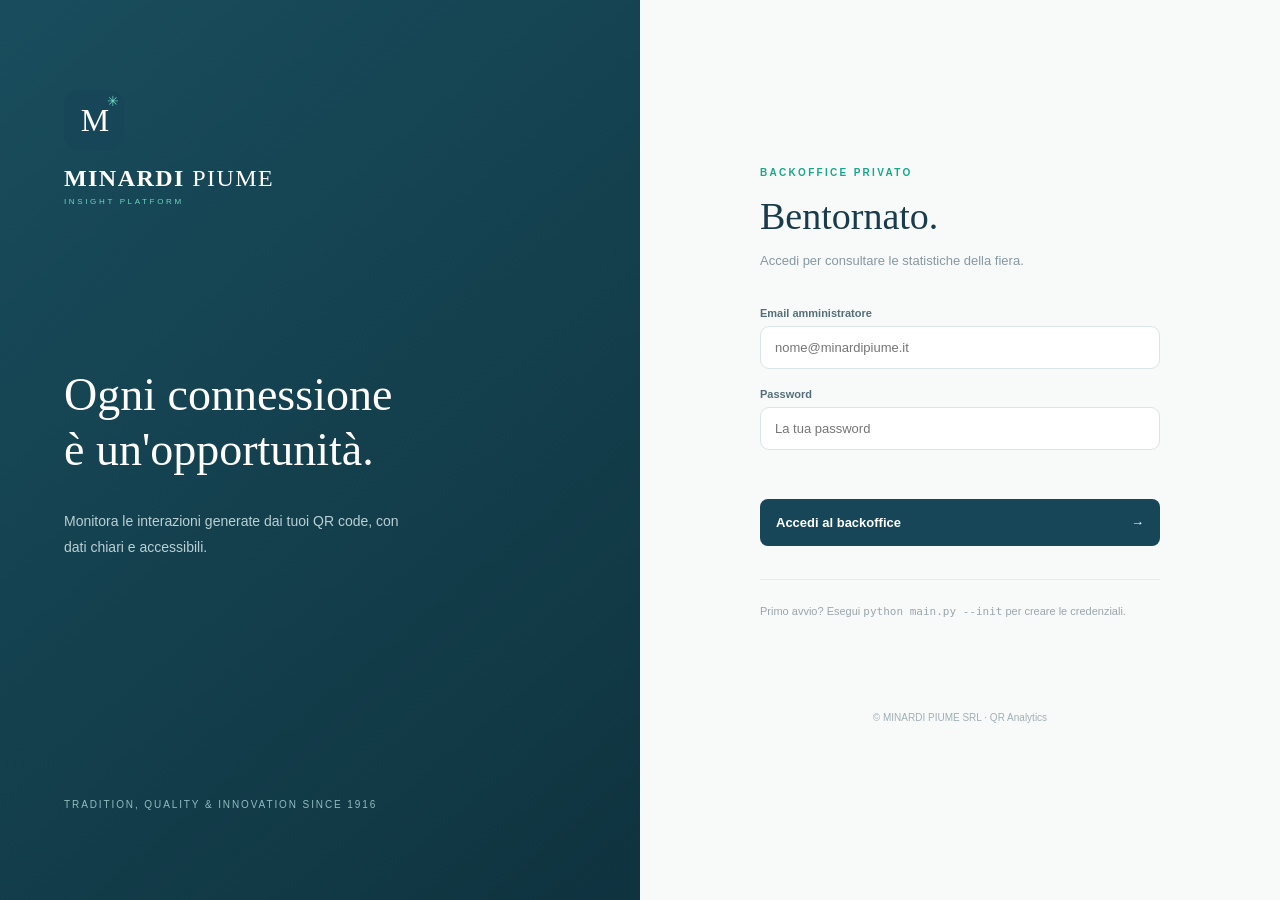
<file: static/login.html>
<!doctype html><html lang="it"><head><meta charset="utf-8"><meta name="viewport" content="width=device-width,initial-scale=1"><title>Accesso · Minardi QR Analytics</title><link rel="stylesheet" href="/static/style.css"></head><body class="login-page">
<div class="login-shell"><div class="login-brand"><div class="brand-mark">M<span>✳</span></div><div class="brand-name">MINARDI <span>PIUME</span></div><div class="brand-claim">INSIGHT PLATFORM</div><h1>Ogni connessione<br>è un'opportunità.</h1><p>Monitora le interazioni generate dai tuoi QR code, con dati chiari e accessibili.</p><div class="login-foot">TRADITION, QUALITY & INNOVATION SINCE 1916</div></div>
<div class="login-form-wrap"><div class="login-card"><div class="eyebrow">BACKOFFICE PRIVATO</div><h2>Bentornato.</h2><p class="muted">Accedi per consultare le statistiche della fiera.</p><form id="loginform"><label for="email">Email amministratore</label><input id="email" type="email" autocomplete="username" placeholder="nome@minardipiume.it" required><label for="password">Password</label><input id="password" type="password" autocomplete="current-password" placeholder="La tua password" required><p id="err" class="error" aria-live="polite"></p><button type="submit" class="btn btn-primary btn-large" id="submit">Accedi al backoffice <span>→</span></button></form><div class="login-note">Primo avvio? Esegui <code>python main.py --init</code> per creare le credenziali.</div></div><p class="login-copyright">© MINARDI PIUME SRL · QR Analytics</p></div></div>
<script>document.getElementById('loginform').addEventListener('submit',async e=>{e.preventDefault();const b=document.getElementById('submit');b.disabled=true;document.getElementById('err').textContent='';try{const r=await fetch('/api/login',{method:'POST',headers:{'Content-Type':'application/json'},body:JSON.stringify({email:document.getElementById('email').value,password:document.getElementById('password').value})});if(!r.ok){const d=await r.json();throw Error(d.detail||'Accesso non riuscito')}location.href='/dashboard'}catch(ex){document.getElementById('err').textContent=ex.message;b.disabled=false}})</script></body></html>
</file>
<file: static/style.css>
:root{--navy:#164657;--dark:#183a49;--ink:#193b4c;--aqua:#18a98a;--mint:#def7f0;--muted:#8795a1;--paper:#f5f7f8;--white:#fff;--border:#e7ecef;--shadow:0 9px 30px rgba(20,56,70,.035)}*{box-sizing:border-box}html,body{margin:0;min-height:100%;font-family:Inter,"Segoe UI",Arial,sans-serif;color:var(--ink);background:var(--paper)}button,input,select{font:inherit}button{cursor:pointer}button:disabled{cursor:wait;opacity:.6}a{text-decoration:none;color:inherit}[hidden]{display:none!important}.shell{min-height:100vh;display:flex}.sidebar{width:252px;flex-shrink:0;background:#fff;border-right:1px solid var(--border);min-height:100vh;position:sticky;top:0;height:100vh;display:flex;flex-direction:column;padding:28px 16px 18px}.sidebar-brand{display:flex;align-items:center;gap:11px;padding:4px 9px 39px}.brand-mark{width:60px;height:60px;display:grid;place-items:center;border-radius:15px;background:#164657;color:#fff;font-family:Georgia,serif;font-size:32px;letter-spacing:-8px;padding-right:6px;position:relative}.brand-mark span{font-size:14px;position:absolute;right:5px;top:3px;color:#71d9c1;letter-spacing:0}.brand-mark.small{width:42px;height:42px;font-size:24px;border-radius:11px}.brand-mark.small span{font-size:10px}.brand-name{font:700 15px Georgia,serif;letter-spacing:.06em;white-space:nowrap}.brand-name span{font-weight:400}.brand-claim{font-size:8px;color:#91a0a8;letter-spacing:.33em;margin-top:5px}.sidebar-section{padding:0 15px;margin-bottom:13px;color:#9aa8ad;font-size:10px;font-weight:700;letter-spacing:.19em}.sidebar-section.sub{margin-top:37px}.nav-item{border:0;background:none;width:100%;display:flex;gap:13px;align-items:center;text-align:left;border-radius:10px;padding:13px 15px;color:#7b8e99;font-size:13px;font-weight:600;margin:3px 0}.nav-item:hover{background:#f6faf9;color:var(--dark)}.nav-item.active{background:#e9f6f2;color:#128c75}.nav-ic{width:22px;text-align:center;font-size:19px;font-weight:400}.event-tag{background:#f8fafb;border:1px solid var(--border);border-radius:10px;display:flex;gap:10px;padding:13px 10px;margin:0 5px;align-items:flex-start}.event-dot,.tiny-dot{width:8px;height:8px;background:var(--aqua);border-radius:50%;display:inline-block;flex-shrink:0}.event-dot{margin-top:4px}.event-tag strong,.event-tag small{display:block}.event-tag strong{font-size:12px}.event-tag small{margin-top:5px;font-size:10px;color:var(--muted)}.sidebar-bottom{margin-top:auto}.sidebar-tip{padding:18px 17px;background:#eaf7f3;border-radius:12px;display:grid;gap:8px;color:#27685f;font-size:11px;line-height:1.55}.sidebar-tip strong{font-size:12px;color:#1b594f}.tip-icon{font-size:20px}.sidebar-version{display:flex;justify-content:space-between;padding:22px 5px 0;color:#a0adb4;font-size:10px}.maincol{flex:1;min-width:0}.topbar{height:77px;background:white;border-bottom:1px solid var(--border);display:flex;align-items:center;justify-content:space-between;padding:0 42px}.crumb{font-size:12px;color:#9ba9b0}.crumb span{padding:0 8px;color:#c7d1d5}.crumb strong{font-weight:600;color:var(--dark)}.top-actions{display:flex;align-items:center;gap:23px}.online-pill{font-size:11px;color:#278c71;background:#ecf9f4;border:1px solid #e0f1e9;border-radius:30px;padding:8px 12px}.online-pill i{display:inline-block;width:6px;height:6px;background:#16aa76;border-radius:50%;margin-right:6px}.user-button{display:flex;gap:9px;align-items:center;font-size:11px;color:#6e828d;border:0;background:transparent;padding:0;cursor:pointer}.user-avatar{display:grid;place-items:center;background:#e1f2ec;color:#217962;width:35px;height:35px;border-radius:50%;font-size:11px;font-weight:700}.icon-button{background:white;border:1px solid var(--border);border-radius:9px;width:34px;height:34px;font-size:22px;color:#6d8590}.content{padding:38px 42px 20px;max-width:1670px;margin:auto}.page-heading{display:flex;align-items:flex-end;justify-content:space-between;gap:24px;margin-bottom:30px}.eyebrow{font-weight:750;font-size:10px;letter-spacing:.23em;color:#18a788}.eyebrow-dot{padding:0 7px;color:#a1b8b8}.page-heading h1{font-family:Georgia,"Times New Roman",serif;color:var(--navy);font-weight:400;font-size:38px;letter-spacing:-.035em;margin:12px 0 10px;line-height:1.18}.page-heading h1 em{font-weight:400;color:#20a78a}.page-heading p{color:#8996a0;font-size:13px;margin:0}.btn{border:1px solid transparent;padding:11px 17px;border-radius:8px;font-size:12px;font-weight:650;display:inline-flex;gap:8px;align-items:center;justify-content:center;white-space:nowrap;transition:background .15s}.btn-primary{background:var(--navy);color:white}.btn-primary:hover{background:#267282}.btn-outline{background:white;color:#42616f;border-color:#dce6e9}.btn-outline:hover{background:#f8fafb}.btn-soft{background:#e9f7f3;color:#138e75}.btn-text{background:none;color:#188e7a}.filter-row{display:flex;align-items:flex-end;justify-content:space-between;gap:20px;margin-bottom:19px}.left-filters{display:flex;gap:12px;align-items:flex-end;flex-wrap:wrap}.select-wrap{display:grid;gap:6px}.select-wrap span{font-size:10px;color:#92a0a6;font-weight:650}.select-wrap select,.custom-dates input{border:1px solid #e1e9eb;border-radius:8px;background:white;color:#365363;padding:11px 35px 11px 13px;min-width:180px;font-size:12px;outline:none}.custom-dates{display:flex;gap:8px}.custom-dates input{min-width:140px;padding:11px}.metrics{display:grid;grid-template-columns:repeat(4,minmax(0,1fr));gap:15px;margin:0 0 17px}.metric-card{background:#fff;border:1px solid var(--border);border-radius:12px;padding:21px 22px 19px;min-width:0;box-shadow:var(--shadow)}.metric-label{display:flex;justify-content:space-between;align-items:center;color:#677d8a;font-size:12px;font-weight:600}.metric-icon{display:grid;place-items:center;width:29px;height:29px;border-radius:9px;font-size:17px}.metric-icon.mint{background:#e3f6ef;color:#22ad83}.metric-icon.blue{background:#e7f0fb;color:#5386c7}.metric-icon.gold{background:#fff4dc;color:#caa14a}.metric-icon.violet{background:#f1edf9;color:#9c7ccc}.metric-number{font:normal 36px Georgia,serif;color:#173f4f;margin:10px 0}.metric-foot{color:#96a2a9;font-size:10px}.tiny-dot{width:6px;height:6px;margin-right:5px}.dashboard-grid{display:grid;grid-template-columns:minmax(0,1.42fr) minmax(290px,1fr);gap:16px}.panel{background:#fff;border:1px solid var(--border);border-radius:12px;min-width:0;box-shadow:var(--shadow);padding:22px 22px 20px;min-height:252px}.panel.full{grid-column:1/-1;min-height:0}.panel-header{display:flex;align-items:flex-start;justify-content:space-between;gap:12px;margin-bottom:22px}.panel-overline{font-size:9px;font-weight:750;letter-spacing:.17em;color:#19a48b}.panel h2{font:normal 20px Georgia,serif;color:var(--dark);margin:7px 0 5px}.panel p{margin:0;color:#9aa7ae;font-size:11px}.legend{display:flex;gap:13px;font-size:10px;color:#91a0a8;margin-top:3px}.legend>span{display:flex;gap:6px;align-items:center}.legend-mark{width:8px;height:8px;border-radius:3px;display:inline-block}.legend-mark.teal{background:#1bb08a}.legend-mark.navy{background:#a3d6cd}.chart-area{height:210px;position:relative}.chart-area svg{width:100%;height:100%;overflow:visible}.chart-area .empty-chart{display:grid;place-items:center;height:100%;color:#adb7bc;font-size:12px}.bar-list{display:grid;gap:19px;padding:2px 0}.bar-item-top{display:flex;justify-content:space-between;gap:10px;margin-bottom:8px;font-size:12px;color:#5b7380}.bar-item-top b{font-size:11px;color:#2a5261;font-weight:600}.bar-bg{height:7px;border-radius:6px;background:#eef3f5;overflow:hidden}.bar-val{height:7px;border-radius:6px;background:#21b08d}.bar-list .empty{color:#a5b0b7;font-size:12px}.table-row{display:grid;grid-template-columns:1fr 70px 70px;align-items:center;border-top:1px solid #f1f4f5;min-height:45px;gap:10px;font-size:12px;color:#6b838d}.table-row:first-child{border-top:0}.table-row .num{text-align:right;font-weight:700;color:#2d5965}.table-row .pct{text-align:right;color:#95a2ab}.simple-table .empty{padding:28px 0;color:#a4b0b6;font-size:12px}.geo-note{border-top:1px solid #f1f4f5;padding-top:12px;margin-top:12px;color:#9cabb3;font-size:10px;line-height:1.5}.scroll-table{width:100%;overflow-x:auto}table{border-collapse:collapse;width:100%;text-align:left;min-width:630px}th{font-size:10px;color:#a2afb6;font-weight:650;padding:12px 10px 15px;border-bottom:1px solid #edf1f2}td{font-size:11px;color:#597381;padding:14px 10px;border-bottom:1px solid #f1f4f5}.type-demo{font-size:9px;color:#9c7b30;background:#fff4db;padding:4px 8px;border-radius:20px}.type-live{font-size:9px;color:#148866;background:#e8f9f2;padding:4px 8px;border-radius:20px}.demo-banner{background:#fff8e8;border:1px solid #efddab;border-radius:9px;padding:12px 15px;margin-bottom:15px;color:#86723d;font-size:11px;line-height:1.5}.demo-banner span{font-weight:750;letter-spacing:.03em;font-size:10px}.demo-banner button{border:0;text-decoration:underline;background:none;color:#765e26;font-weight:700;cursor:pointer}.demo-actions{display:flex;align-items:center;justify-content:center;gap:20px;margin:28px 0 12px;color:#97a5ab;font-size:11px}footer{display:flex;justify-content:space-between;gap:16px;border-top:1px solid #e7edee;margin-top:31px;padding:21px 0;color:#adbac0;font-size:9px;letter-spacing:.05em}footer span{text-align:right;letter-spacing:0}.warning{display:flex;gap:12px;align-items:flex-start;background:#fff8ea;color:#746036;border:1px solid #f3e6c4;border-radius:10px;padding:13px 16px;font-size:11px;line-height:1.55;margin-bottom:17px}.warning strong{color:#695128}.warning-symbol{font-size:18px}.qr-card-list{display:grid;gap:15px}.qr-card{display:grid;grid-template-columns:150px minmax(0,1fr);gap:25px;background:#fff;border:1px solid var(--border);border-radius:13px;padding:24px;box-shadow:var(--shadow)}.qr-visual{border:1px solid #edf1f2;border-radius:10px;display:grid;place-items:center;background:#fff;min-height:160px}.qr-visual img{max-width:142px;width:100%}.qr-main h2{font:normal 22px Georgia,serif;margin:0 0 6px}.qr-info{font-size:11px;color:#93a3ad;margin-bottom:14px}.qr-meta{display:grid;grid-template-columns:90px minmax(0,1fr);gap:10px 14px;font-size:11px;margin-bottom:22px}.qr-meta dt{color:#99aab2}.qr-meta dd{margin:0;color:#355766;word-break:break-all}.qr-tools{display:flex;flex-wrap:wrap;gap:7px}.qr-tools .btn{padding:9px 12px}.status-active{color:#19946f;font-weight:750}.status-inactive{color:#b77848;font-weight:750}.no-qrs{background:white;border:1px dashed #b6c7ce;border-radius:12px;padding:50px;text-align:center;color:#8da3ad}.modal-overlay{position:fixed;inset:0;background:rgba(11,38,49,.47);z-index:10;display:grid;place-items:center;padding:16px}.modal{background:white;border-radius:16px;padding:27px;width:min(100%,490px);box-shadow:0 30px 90px #0f333655}.modal-top{display:flex;justify-content:space-between;align-items:flex-start;margin-bottom:15px}.modal h2{font:normal 26px Georgia,serif;margin:8px 0 0}.modal form{display:grid}.modal form label,.login-card label{display:block;font-size:11px;font-weight:650;color:#556f7a;margin:15px 0 7px}.modal input,.login-card input{width:100%;padding:13px 14px;border:1px solid #dae5e8;border-radius:9px;outline:none;font-size:13px;color:#264b5a;background:#fff}.modal input:focus,.login-card input:focus{border-color:#1aa686;box-shadow:0 0 0 3px #1aa68618}.input-help{font-size:10px;line-height:1.5;color:#92a0a8}.modal-buttons{display:flex;justify-content:flex-end;gap:10px;margin-top:25px}.error{color:#c94c45;font-size:11px;min-height:12px}.toast{position:fixed;bottom:28px;right:28px;z-index:15;background:#1f5f5e;color:#fff;padding:14px 18px;border-radius:9px;box-shadow:0 12px 40px #16465745;font-size:12px;max-width:340px;opacity:0;transform:translateY(8px);transition:all .2s;pointer-events:none}.toast.show{opacity:1;transform:translateY(0)}.mobile-menu{display:none}.login-page{background:#f8faf9}.login-shell{min-height:100vh;display:grid;grid-template-columns:1fr 1fr}.login-brand{position:relative;background:linear-gradient(140deg,#194d5d,#0f333f);padding:10vh 10%;color:white;display:flex;flex-direction:column;align-items:flex-start}.login-brand .brand-name{font-size:24px;margin-top:15px}.login-brand .brand-claim{color:#70d5bd}.login-brand h1{font:normal 46px/1.19 Georgia,serif;margin:18vh 0 18px}.login-brand p{color:#bad0d4;line-height:1.8;max-width:350px;font-size:14px}.login-foot{margin-top:auto;font-size:10px;letter-spacing:.19em;color:#91bcbf}.login-form-wrap{display:flex;flex-direction:column;align-items:center;justify-content:center;gap:80px;padding:35px}.login-card{width:min(100%,400px)}.login-card h2{font:normal 38px Georgia,serif;margin:16px 0 5px}.muted{font-size:13px;color:#8798a1;line-height:1.6}.login-card form{margin-top:35px}.login-card label{margin-top:19px}.login-card .btn-large{width:100%;padding:15px;margin-top:15px;justify-content:space-between;font-size:13px}.login-note{border-top:1px solid #e6ebec;margin-top:33px;padding-top:22px;font-size:11px;color:#99a6ad;line-height:1.75}.login-note code{font-size:11px}.login-copyright{color:#a1afb6;font-size:10px}@media(max-width:1240px){.content{padding:33px 25px}.topbar{padding:0 25px}.metrics{grid-template-columns:repeat(2,1fr)}}@media(max-width:980px){.sidebar{width:210px}.sidebar-brand{padding-left:2px}.dashboard-grid{grid-template-columns:1fr}.qr-card{grid-template-columns:120px 1fr}.top-actions{gap:8px}.online-pill{display:none}}@media(max-width:700px){.sidebar{position:fixed;z-index:9;left:-255px;width:245px;box-shadow:20px 0 50px #0001;transition:left .2s}.sidebar.open{left:0}.topbar{height:65px;padding:0 16px}.mobile-menu{display:block;background:none;border:0;color:var(--dark);font-size:21px;margin-right:12px}.crumb{margin-right:auto}.user-button #user-email{display:none}.content{padding:25px 16px}.page-heading{align-items:flex-start;flex-direction:column}.page-heading h1{font-size:30px}.filter-row{align-items:stretch;flex-direction:column}.left-filters .select-wrap{flex:1;min-width:135px}.select-wrap select{min-width:0;width:100%}.metrics{grid-template-columns:repeat(2,minmax(0,1fr));gap:9px}.metric-card{padding:15px}.metric-number{font-size:30px}.metric-label{font-size:11px}.metric-foot{font-size:9px}.panel{padding:17px}.legend{flex-wrap:wrap}.qr-card{grid-template-columns:1fr}.qr-visual{max-width:190px}.demo-actions{flex-direction:column;text-align:center}.login-shell{display:block}.login-brand{min-height:240px;padding:30px}.login-brand h1{font-size:28px;margin:35px 0 8px}.login-brand .brand-name{font-size:17px}.login-foot{display:none}.login-brand p{font-size:12px}.login-form-wrap{gap:35px;padding:32px}.custom-dates{width:100%}.custom-dates input{width:50%;min-width:0}footer{flex-direction:column}}
</file>
